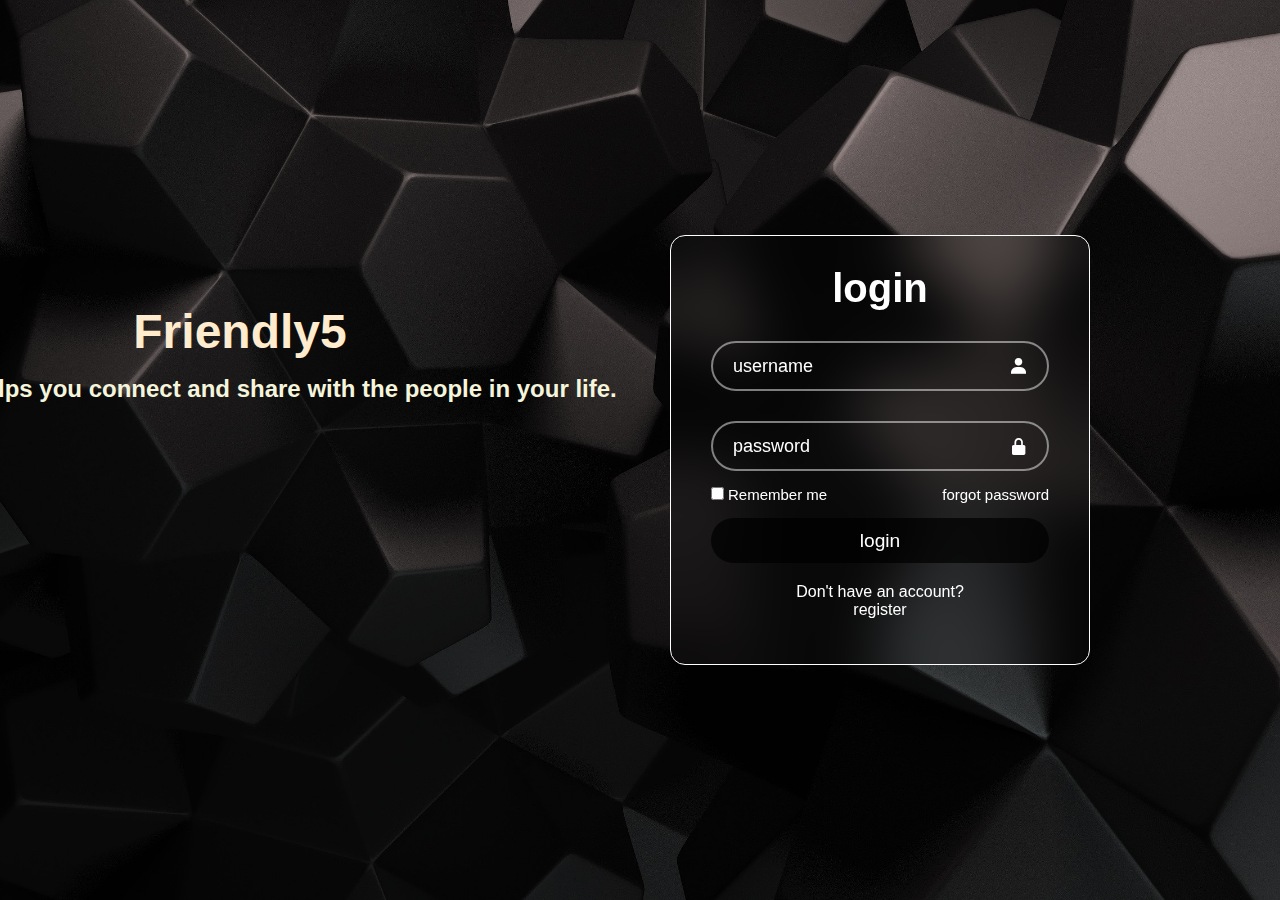
<file: Index.html>
<!DOCTYPE html>
<html lang="en">
<head>
    <meta charset="UTF-8">
    <meta name="viewport" content="width=device-width, initial-scale=1.0">
    <title>friendly5</title>
    <link href='https://unpkg.com/boxicons@2.1.4/css/boxicons.min.css' rel='stylesheet'>
     <link rel="stylesheet" href="Login.css">
 
     
</head>
<body>
<div class="all">
      <div class="text">
        <h1>Friendly5</h1>
        <h4>
         friendly5 helps you connect and share with the people in your life. </h4>
      </div> 
     

    <div class="danger">
        <form action="" id="loginform">
            <h1>login</h1>
            <div class="input-box">
                 <input type="text" placeholder="username" required id="username">
                 <i class='bx bxs-user'></i>
            </div>
            <div class="input-box">
                <input type="password" placeholder="password" required id="password">
                <i class='bx bxs-lock-alt'></i> 
           </div>
           <div class="remember-forgot">
           <label><input type="checkbox">Remember me</label>
           <a href="#">forgot password</a>
       </div>
     <button class="btn">login</button>
       <div class="register-link"> 
        <p>Don't have an account?</p><a
        href="reg.html">register</a>
       </div>
        </form>
    </div>
</div>
    <script src="Login.js"></script>
</body>
</html>
</file>
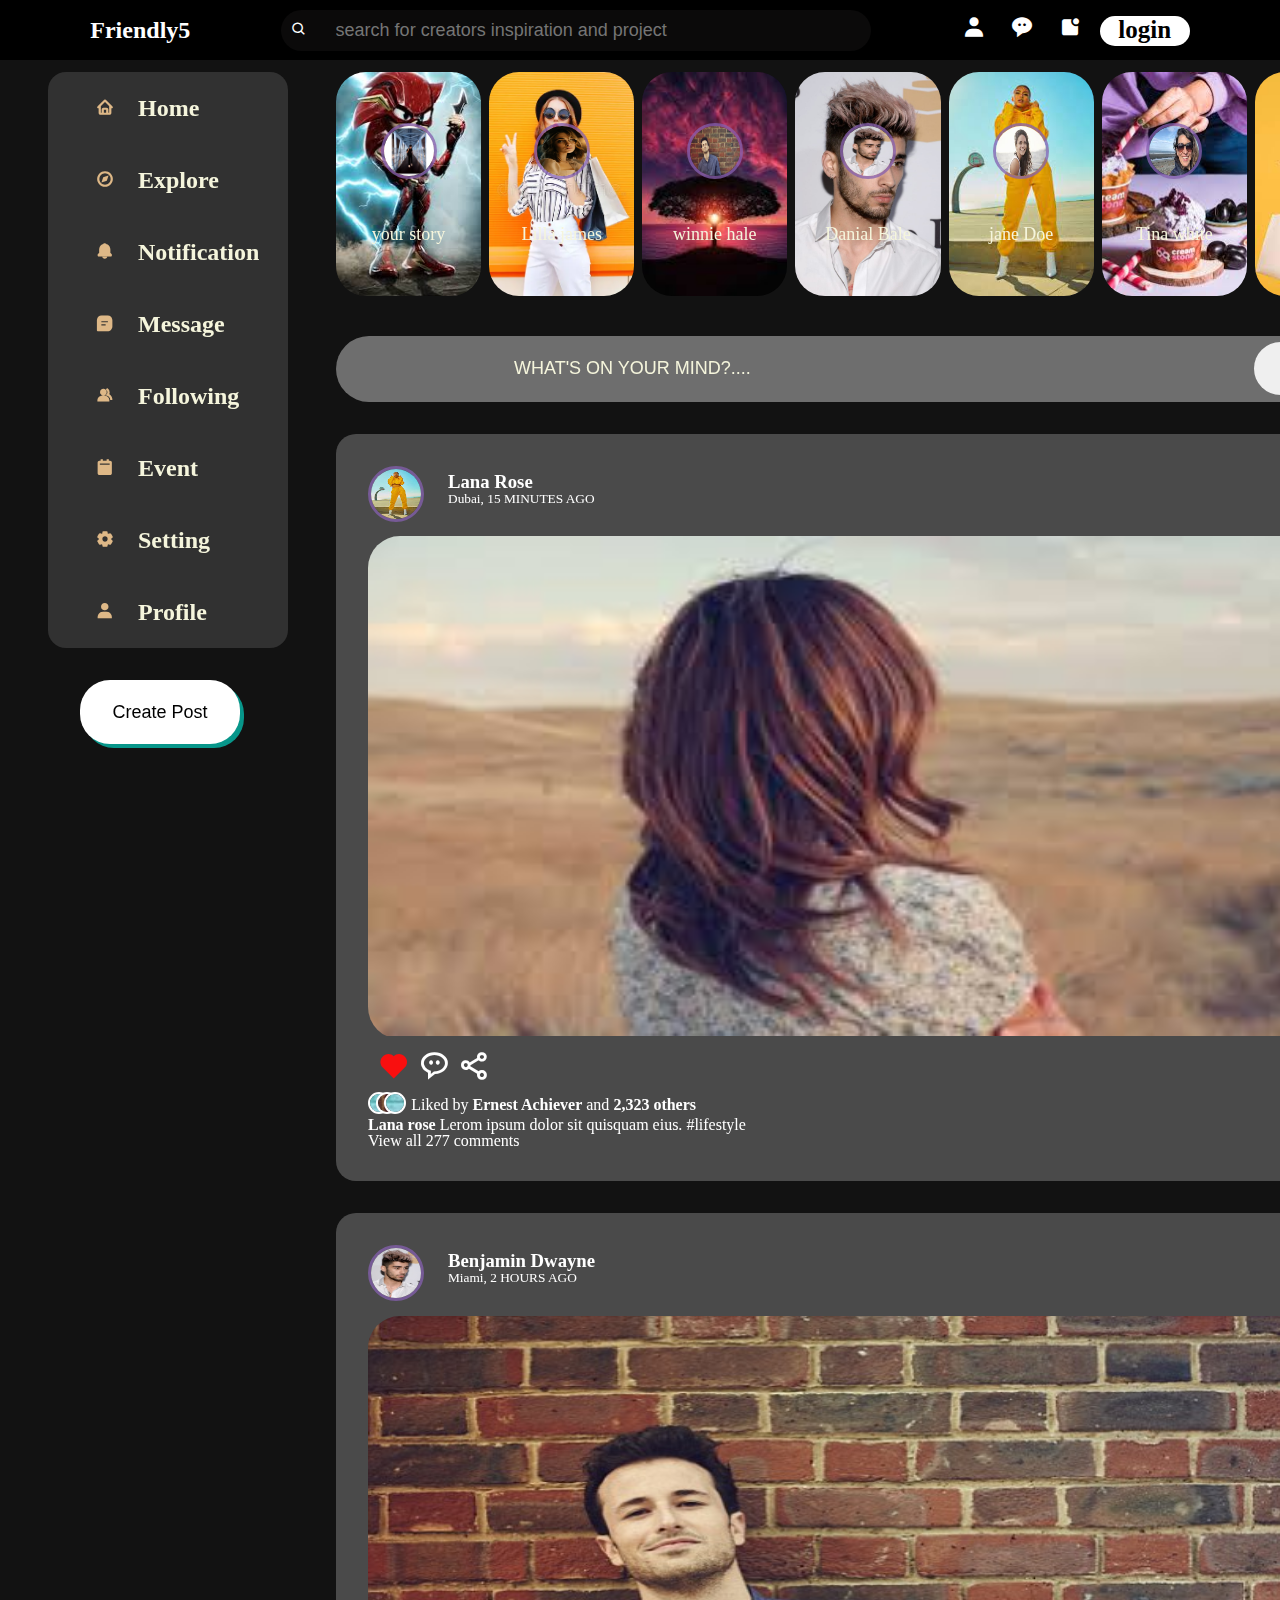
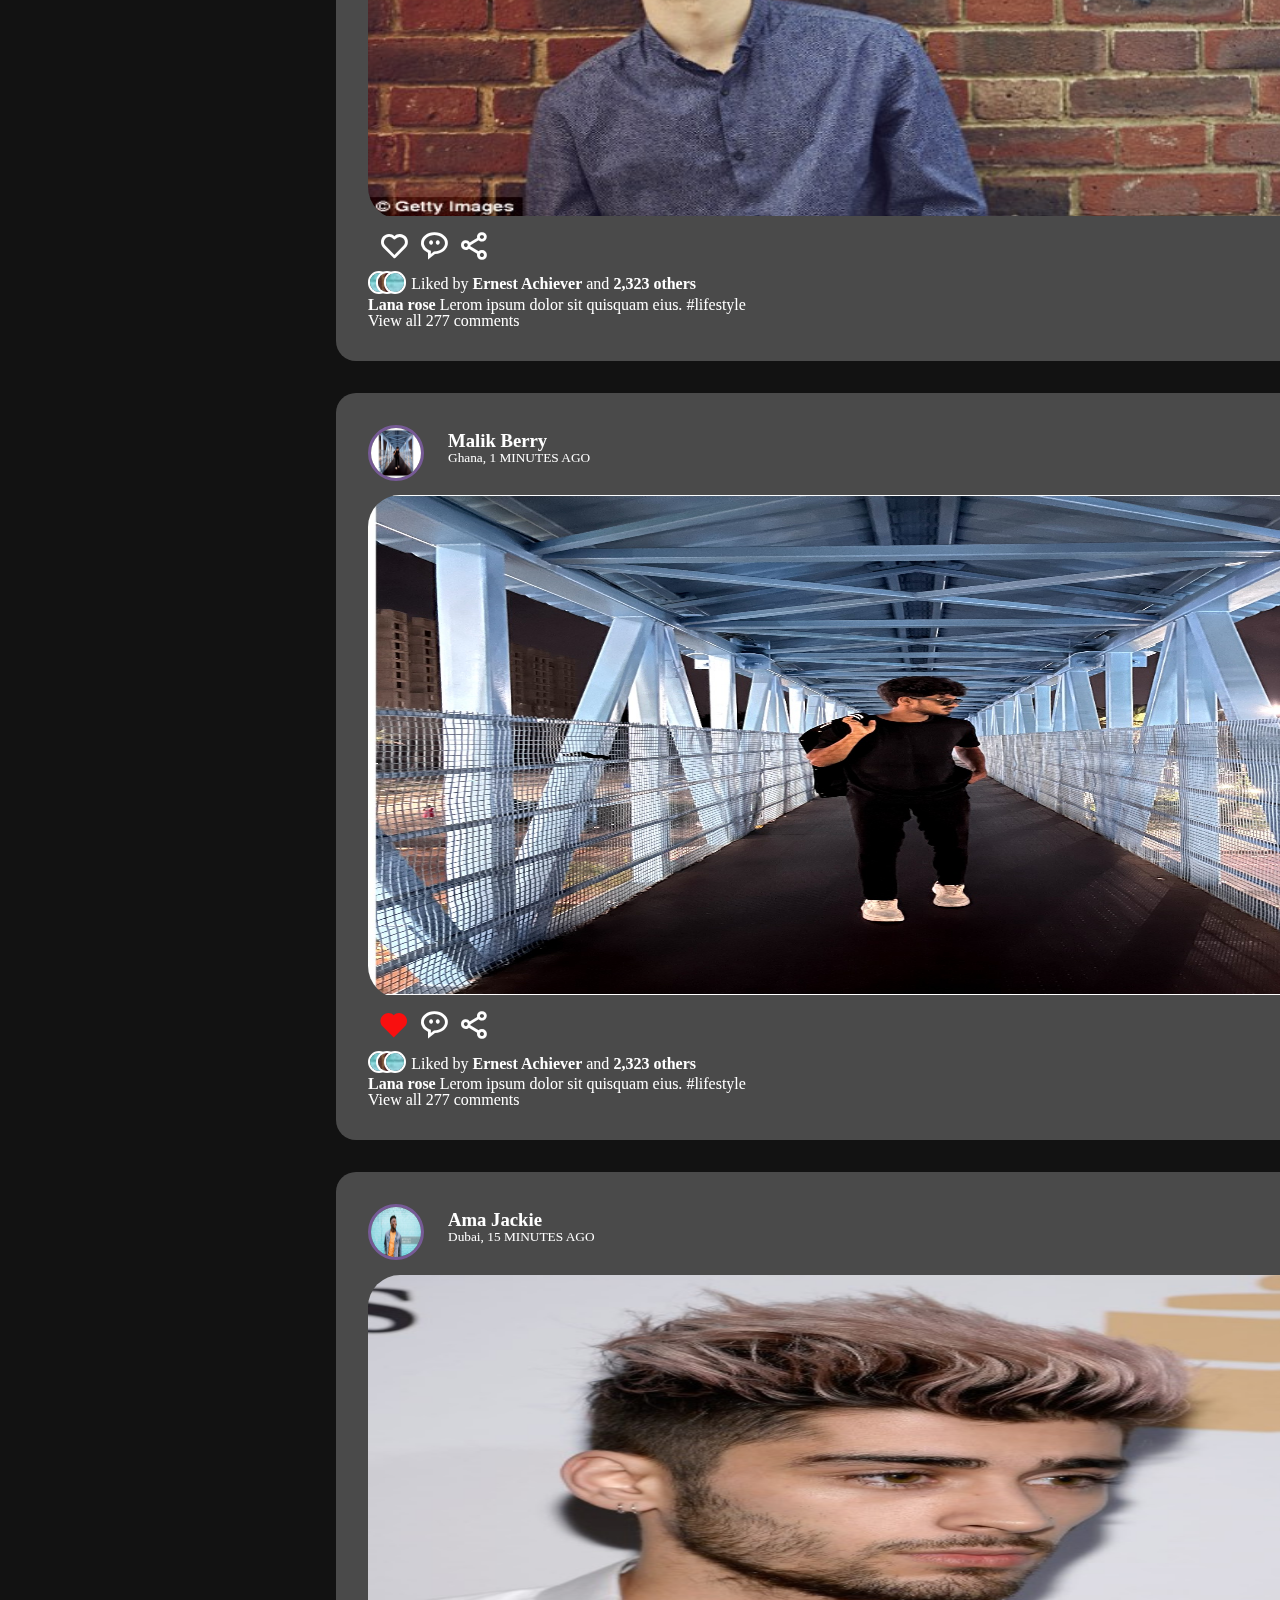
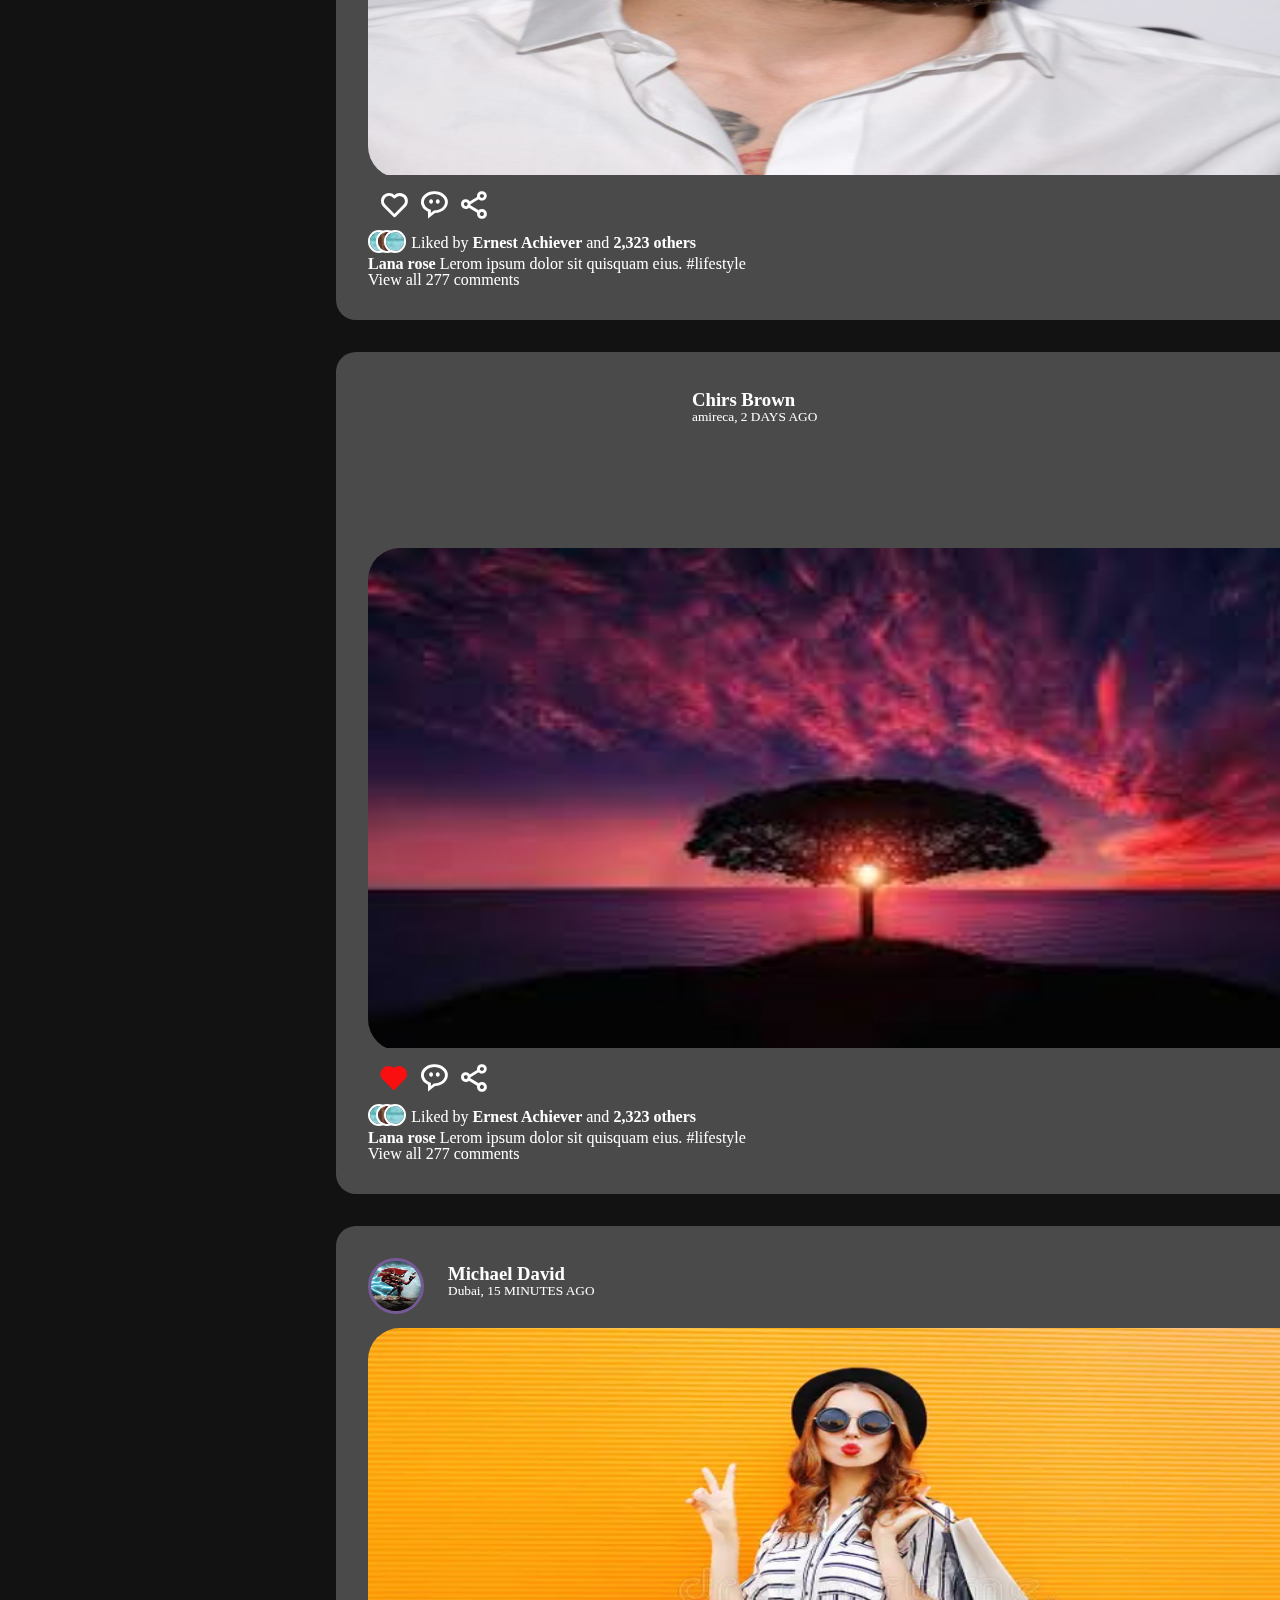
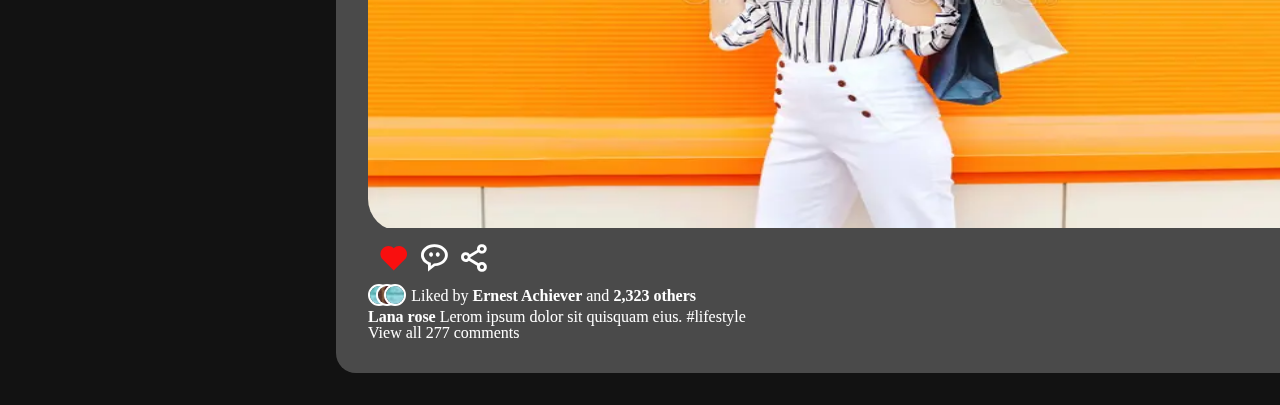
<file: Home.html>
<!DOCTYPE html>
<html lang="en">
<head>
    <meta charset="UTF-8">
    <meta name="viewport" content="width=device-width, initial-scale=1.0">
    <title>friendly5</title>
    <link href='https://unpkg.com/boxicons@2.1.4/css/boxicons.min.css' rel='stylesheet'>
    <link rel="stylesheet" href="Home.css">
</head>
<body> 
    <nav>
    <div class="container">
        <h2>Friendly5</h2>

    <div class="bar">
        <i class='bx bx-search'></i>
         <input type="search" placeholder="search for creators inspiration and project">
    </div>
    <div class="but">
        <i class='bx bxs-user'></i>&nbsp &nbsp
        <i class='bx bxs-message-rounded-dots'></i>&nbsp &nbsp
        <i class='bx bxs-notification'></i>&nbsp&nbsp
        <a href="Index.html" class="but-primary">login</a>
    </div>
    </div>
</nav>
<!-------------------------------------------------MAIN--------------------------------------------------- -->
<main>
    <div class="container1">
    <div class="sidebar">
        <a href="" class="menu-item"><span><i class='bx bx-home'></i></span> <h3>Home</h3></a>
        <a href="" class="menu-item"><span><i class='bx bx-compass'></i></span> <h3>Explore</h3></a>
        <a href="" class="menu-item"><span><i class='bx bxs-bell'></i></span> <h3>Notification</h3></a>
        <a href="mess.html" class="menu-item"><span><i class='bx bxs-message-square-detail'></i></span> <h3>Message</h3></a>
        <a href="" class="menu-item"><span><i class='bx bxs-group'></i></span> <h3>Following</h3></a>
        <a href="" class="menu-item"><span><i class='bx bxs-calendar-alt'></i></span> <h3>Event</h3></a>
        <a href="" class="menu-item"><span><i class='bx bxs-cog'></i></span> <h3>Setting</h3></a>
        <a href="" class="menu-item"><span><i class='bx bxs-user'></i></span> <h3>Profile</h3></a>
      <div class="create-post"> <button>Create Post</button></div>
    </div>
  
    <!---------------------------------------------story section-------------------------------------------------->
    <div class="middle">
<div class="stories">
    <div class="story">
        <div class="profile-photo">
            <img class="lo" src="assest/InShot_20230323_192407440.jpg" >
        </div>
        <p class="name">your story</p>
    </div>
    <div class="story">
        <div class="profile-photo">
            <img class="lo" src="assest/pexels-cottonbro-studio-4691231.jpg" >
        </div>
        <p class="">Lilla james</p>
    </div>
    <div class="story">
        <div class="profile-photo">
            <img class="lo" src="assest/36E80BDE00000578-3725482-image-a-74_1470405453388.jpg" >
        </div>
        <p class="name">winnie hale</p>
    </div>
    <div class="story">
        <div class="profile-photo">
            <img class="lo" src="assest/277629.jpg">
        </div>
        <p class="name">Danial Bale</p>
    </div>
    <div class="story">
        <div class="profile-photo">
            <img class="lo" src="assest/images (2).jpg" >
        </div>
        <p class="name">jane Doe</p>
    </div>
    <div class="story">
        <div class="profile-photo">
            <img class="lo" src="assest/images (1).jpg" >
        </div>
        <p class="name">Tina white</p>
    </div>
    <div class="story">
        <div class="profile-photo">
            <img class="lo" src="assest/images.jpg" >
        </div>
        <p class="name">Diana</p>
    </div>
</div>
     <form class="box">
        <input type="text" placeholder="WHAT'S ON YOUR MIND?....">
        <input type="submit" value="post">
     </form>
<!-----------------------------------------------------------feed-------------------------------------------------------------------------------->
     <div class="feeds">
        <div class="feed">
         <div class="head">
            <div class="user">
                <div class="profile-photo">
                    <img class="lo" src="assest/shop1.jpg"  >
                </div>
                 <div class="ingo">
                   <h3>Lana Rose</h3>
                   <small>Dubai, 15 MINUTES AGO</small>
                 </div>
             </div>
             <span class="edit">
                <i class='bx bx-dots-horizontal-rounded'></i>
               </span>
        </div>
            <div class="photo">
                <img src="assest/images.jpg" width="1000px" height="500px">
            </div>
           <div class="action-button">
            <div class="intseraction-buttons">
              <span><i class='bx bxs-heart' style='color:#f90f0f'  ></i></span>
              <span><i class='bx bx-message-rounded-dots' ></i></span>
              <span><i class='bx bx-share-alt' ></i></span>
            </div>
            <div class="book-mark">
               <span><i class='bx bx-bookmark' ></i></span>
            </div>
           </div>
           <div class="liked-by">
               <span><img src="assest/gettyimages-1310533180-612x612.jpg"></span>
               <span><img src="assest/36E80BDE00000578-3725482-image-a-74_1470405453388.jpg"></span>
               <span><img src="assest/gettyimages-1310533180-612x612.jpg" ></span>
            <p>Liked by<b> Ernest Achiever</b> and <b>2,323 others</b></p>
           </div>
           <div class="caption">
            <p><b>Lana rose</b> Lerom ipsum dolor sit quisquam eius. <span class="harsh">#lifestyle</span>
            </p>
           </div>
           <div class="text">View all 277 comments</div>
       </div>



         <div class="feed">
         <div class="head">
         <div class="user">
             <div class="profile-photo">
                 <img class="lo" src="assest/277629.jpg">
             </div>
              <div class="ingo">
                <h3>Benjamin Dwayne</h3>
                <small>Miami, 2 HOURS AGO</small>
              </div>
          </div>
          <span class="edit">
             <i class='bx bx-dots-horizontal-rounded'></i>
            </span>
         </div>
         <div class="photo">
             <img src="assest/36E80BDE00000578-3725482-image-a-74_1470405453388.jpg" width="1000px" height="500px">
         </div>
         <div class="action-button">
         <div class="intseraction-buttons">
           <span><i class='bx bx-heart' ></i></span>
           <span><i class='bx bx-message-rounded-dots' ></i></span>
           <span><i class='bx bx-share-alt' ></i></span>
         </div>
         <div class="book-mark">
            <span><i class='bx bx-bookmark' ></i></span>
         </div>
         </div>
         <div class="liked-by">
            <span><img src="assest/gettyimages-1310533180-612x612.jpg"></span>
            <span><img src="assest/36E80BDE00000578-3725482-image-a-74_1470405453388.jpg"></span>
            <span><img src="assest/gettyimages-1310533180-612x612.jpg" ></span>
         <p>Liked by<b> Ernest Achiever</b> and <b>2,323 others</b></p>
         </div>
         <div class="caption">
         <p><b>Lana rose</b> Lerom ipsum dolor sit quisquam eius. <span class="harsh">#lifestyle</span>
         </p>
         </div>
         <div class="text">View all 277 comments</div>
       </div>


         <div class="feed">
          <div class="head">
         <div class="user">
             <div class="profile-photo">
                 <img class="lo" src="assest/InShot_20230323_192407440.jpg"  >
             </div>
              <div class="ingo">
                <h3>Malik Berry</h3>
                <small>Ghana, 1 MINUTES AGO</small>
              </div>
          </div>
          <span class="edit">
             <i class='bx bx-dots-horizontal-rounded'></i>
            </span>
         </div>
         <div class="photo">
             <img src="assest/ssssss.jpg" width="1000px" height="500px">
         </div>
         <div class="action-button">
         <div class="intseraction-buttons">
           <span><i class='bx bxs-heart' style='color:#f90f0f'  ></i></span>
           <span><i class='bx bx-message-rounded-dots' ></i></span>
           <span><i class='bx bx-share-alt' ></i></span>
         </div>
         <div class="book-mark">
            <span><i class='bx bx-bookmark' ></i></span>
         </div>
          </div>
          <div class="liked-by">
            <span><img src="assest/gettyimages-1310533180-612x612.jpg"></span>
            <span><img src="assest/36E80BDE00000578-3725482-image-a-74_1470405453388.jpg"></span>
            <span><img src="assest/gettyimages-1310533180-612x612.jpg" ></span>
         <p>Liked by<b> Ernest Achiever</b> and <b>2,323 others</b></p>
          </div>
         <div class="caption">
         <p><b>Lana rose</b> Lerom ipsum dolor sit quisquam eius. <span class="harsh">#lifestyle</span>
         </p>
          </div>
           <div class="text">View all 277 comments</div>
        </div>


        <div class="feed">
            <div class="head">
               <div class="user">
                   <div class="profile-photo">
                       <img class="lo" src="assest/gettyimages-1310533180-612x612.jpg"  >
                   </div>
                    <div class="ingo">
                      <h3>Ama Jackie</h3>
                      <small>Dubai, 15 MINUTES AGO</small>
                    </div>
                </div>
                <span class="edit">
                   <i class='bx bx-dots-horizontal-rounded'></i>
                  </span>
           </div>
               <div class="photo">
                   <img src="assest/277629.jpg" width="1000px" height="500px">
               </div>
              <div class="action-button">
               <div class="intseraction-buttons">
                 <span><i class='bx bx-heart' ></i></span>
                 <span><i class='bx bx-message-rounded-dots' ></i></span>
                 <span><i class='bx bx-share-alt' ></i></span>
               </div>
               <div class="book-mark">
                  <span><i class='bx bx-bookmark' ></i></span>
               </div>
              </div>
              <div class="liked-by">
                  <span><img src="assest/gettyimages-1310533180-612x612.jpg"></span>
                  <span><img src="assest/36E80BDE00000578-3725482-image-a-74_1470405453388.jpg"></span>
                  <span><img src="assest/gettyimages-1310533180-612x612.jpg" ></span>
               <p>Liked by<b> Ernest Achiever</b> and <b>2,323 others</b></p>
              </div>
              <div class="caption">
               <p><b>Lana rose</b> Lerom ipsum dolor sit quisquam eius. <span class="harsh">#lifestyle</span>
               </p>
              </div>
              <div class="text">View all 277 comments</div>
           </div>
 
 
           <div class="feed">
                <div class="head">
                   <div class="user">
                       <div class="assest/profile-photo">
                           <!-- <img class="lo" src="shop2.jpg"> -->
                           <video src=""></video>
                       </div>
                        <div class="ingo">
                          <h3>Chirs Brown</h3>
                          <small>amireca, 2 DAYS AGO</small>
                        </div>
                    </div>
                    <span class="edit">
                       <i class='bx bx-dots-horizontal-rounded'></i>
                      </span>
               </div>
                   <div class="photo">
                       <img src="assest/shop5.jpg" width="1000px" height="500px">
                   </div>
                  <div class="action-button">
                   <div class="intseraction-buttons">
                     <span><i class='bx bxs-heart' style='color:#f90f0f'  ></i></span>
                     <span><i class='bx bx-message-rounded-dots' ></i></span>
                     <span><i class='bx bx-share-alt' ></i></span>
                   </div>
                   <div class="book-mark">
                      <span><i class='bx bx-bookmark' ></i></span>
                   </div>
                  </div>
                  <div class="liked-by">
                      <span><img src="assest/gettyimages-1310533180-612x612.jpg"></span>
                      <span><img src="assest/36E80BDE00000578-3725482-image-a-74_1470405453388.jpg"></span>
                      <span><img src="assest/gettyimages-1310533180-612x612.jpg" ></span>
                   <p>Liked by<b> Ernest Achiever</b> and <b>2,323 others</b></p>
                  </div>
                  <div class="caption">
                   <p><b>Lana rose</b> Lerom ipsum dolor sit quisquam eius. <span class="harsh">#lifestyle</span>
                   </p>
                  </div>
                  <div class="text">View all 277 comments</div>
          </div>
                
          
              <div class="feed">
                    <div class="head">
                       <div class="user">
                           <div class="profile-photo">
                               <img class="lo" src="assest/shop4.jpg"  >
                           </div>
                            <div class="ingo">
                              <h3>Michael David</h3>
                              <small>Dubai, 15 MINUTES AGO</small>
                            </div>
                        </div>
                        <span class="edit">
                           <i class='bx bx-dots-horizontal-rounded'></i>
                          </span>
                   </div>
                       <div class="photo">
                           <img src="assest/shop.webp" width="1000px" height="500px">
                       </div>
                      <div class="action-button">
                       <div class="intseraction-buttons">
                         <span><i class='bx bxs-heart' style='color:#f90f0f'  ></i></span>
                         <span><i class='bx bx-message-rounded-dots' ></i></span>
                         <span><i class='bx bx-share-alt' ></i></span>
                       </div>
                       <div class="book-mark">
                          <span><i class='bx bx-bookmark' ></i></span>
                       </div>
                      </div>
                      <div class="liked-by">
                          <span><img src="assest/gettyimages-1310533180-612x612.jpg"></span>
                          <span><img src="assest/36E80BDE00000578-3725482-image-a-74_1470405453388.jpg"></span>
                          <span><img src="assest/gettyimages-1310533180-612x612.jpg" ></span>
                       <p>Liked by<b> Ernest Achiever</b> and <b>2,323 others</b></p>
                      </div>
                      <div class="caption">
                       <p><b>Lana rose</b> Lerom ipsum dolor sit quisquam eius. <span class="harsh">#lifestyle</span>
                       </p>
                      </div>
                      <div class="text">View all 277 comments</div>
           
                    </div>
     </div>



     </div>
   </div>
</main>
</body>
</html>
</file>
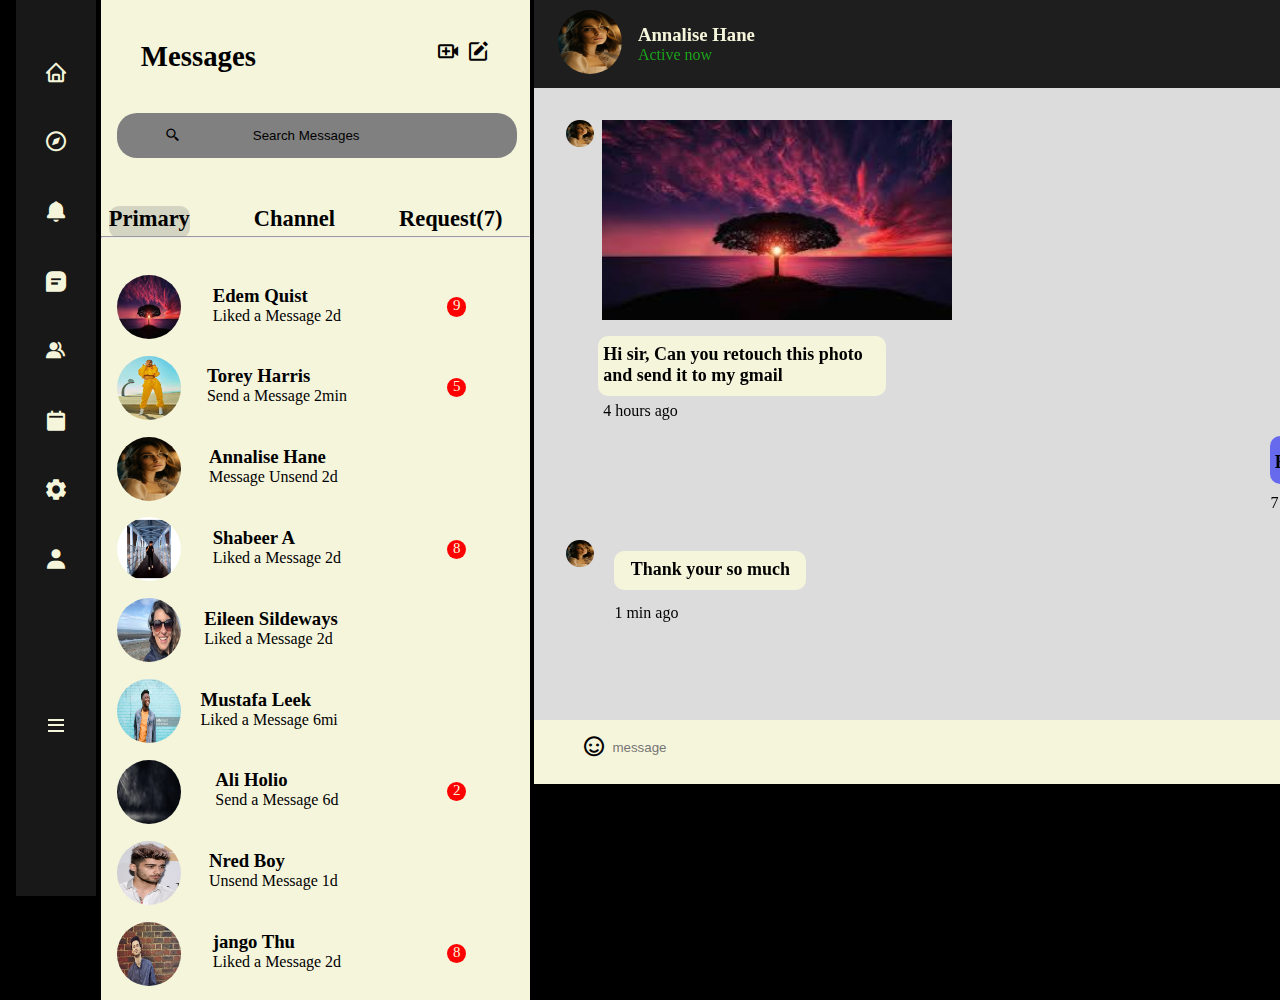
<file: mess.html>
<!DOCTYPE html>
<html lang="en">
<head>
    <meta charset="UTF-8">
    <meta name="viewport" content="width=device-width, initial-scale=1.0">
    <title>Friendly5</title>
    <link href='https://unpkg.com/boxicons@2.1.4/css/boxicons.min.css' rel='stylesheet'>
    <link rel="stylesheet" href="mess.css">
</head>
<body>
<div class="container">
      <div class="bar-icons">
     <a href="Home.html" class="menu"><span><i class='bx bx-home'></i></span></a>
     <a href="" class="menu"><span><i class='bx bx-compass'></i></span></a>
     <a href="" class="menu"><span><i class='bx bxs-bell'></i></span></a>
     <a href="" class="menu"><span><i class='bx bxs-message-square-detail'></i></span></a>
     <a href="" class="menu"><span><i class='bx bxs-group'></i></span></a>
     <a href="" class="menu"><span><i class='bx bxs-calendar-alt'></i></span></a>
     <a href="" class="menu"><span><i class='bx bxs-cog'></i></span></a>
     <a href="" class="menu"><span><i class='bx bxs-user'></i></span></a>
     <a href="" class="menu"><div class="bar-icon"><span><i class='bx bx-menu' ></i></span></div></a>
      </div>
<!-- -----------------------------------------------------middel messages-------------------------------------------------------------------- -->
 <div class="messages">
        <div class="header">
            <h2>Messages</h2>
           <div class="icon"> 
            <i class='bx bx-video-plus' ></i>
            <i class='bx bxs-edit' ></i>
            </div>
        </div>
        <!-- -=-----------------------------SEARCH BAR---------------------------------------------------- -->
        <div class="search-bar">
            <i class='bx bx-search-alt-2' ></i>
            <input type="search" placeholder="Search Messages">
        </div>
        <!-- ------------------------------------message category------------------------------------------ -->
        <div class="category">
            <h3 class="active">Primary</h3>
            <h3>Channel</h3>
            <h3>Request(7)</h3>
        </div>
        <hr>
         <!-- ------------------------------------profile------------------------------------------ -->
         <div class="message">
            <div class="photo">
                <img src="assest/shop5.jpg" >
            </div>
            <div class="text-body">
                <h3>Edem Quist</h3>
                <p>Liked a Message 2d</p>
            </div>
            <div class="small">9</div>
         </div>


         <div class="message">
            <div class="photo">
                <img src="assest/shop1.jpg" >
            </div>
            <div class="text-body">
                <h3>Torey Harris</h3>
                <p>Send a Message 2min</p>
            </div>
            <div class="small">5</div>
         </div>


         <div class="message">
            <div class="photo">
                <img src="assest/pexels-cottonbro-studio-4691231.jpg" >
            </div>
            <div class="text">
                <h3>Annalise Hane</h3>
                <p>Message Unsend 2d</p>
            </div>
            </div>

         <div class="message">
            <div class="photo">
                <img src="assest/InShot_20230323_192407440.jpg" >
            </div>
            <div class="text-body">
                <h3>Shabeer A</h3>
                <p>Liked a Message 2d</p>
            </div>
            <div class="small">8</div>
         </div>

         <div class="message">
            <div class="photo">
                <img src="assest/images (1).jpg" >
            </div>
            <div class="text">
                <h3>Eileen Sildeways</h3>
                <p>Liked a Message 2d</p>
            </div>
         </div>


         <div class="message">
            <div class="photo">
                <img src="assest/gettyimages-1310533180-612x612.jpg" >
            </div>
            <div class="text">
                <h3>Mustafa Leek</h3>
                <p>Liked a Message 6mi</p>
            </div>
         </div>


         <div class="message">
            <div class="photo">
                <img src="assest/img.jpg" >
            </div>
            <div class="text-body">
                <h3>Ali Holio</h3>
                <p>Send a Message 6d</p>
            </div>
            <div class="small">2</div>
         </div>

         <div class="message">
            <div class="photo">
                <img src="assest/277629.jpg" >
            </div>
            <div class="text">
                <h3>Nred Boy</h3>
                <p>Unsend Message 1d</p>
            </div>
         </div>

         <div class="message">
            <div class="photo">
                <img src="assest/36E80BDE00000578-3725482-image-a-74_1470405453388.jpg" >
            </div>
            <div class="text-body">
                <h3>jango Thu</h3>
                <p>Liked a Message 2d</p>
            </div>
            <div class="small">8</div>
         </div>
 
</div> 
<!-- -------------------------------------right bar----------------------------------------------------------------------------------------------- -->
<div class="right">
   <div class="heading">
      <div class="photo">
        <img src="assest/pexels-cottonbro-studio-4691231.jpg" >
      </div>
      <div class="rtg">
       <h3>Annalise Hane</h3>
       <p>Active now</p>
      </div>
      <div class="cons">
        <span><i class='bx bx-phone'></i></span>
        <span><i class='bx bx-video'></i></span>
        <span><i class='bx bx-error-circle'></i></span>
      </div>
   </div>
<!-- -------------------------------------------right over------------------------------------------------------------------------------------ -->
<div class="right-center">
 <div class="three">
    <div class="pic">
        <img src="assest/pexels-cottonbro-studio-4691231.jpg" >
    </div>
    <img src="assest/shop5.jpg" width="350px" height="200px">
  </div>
    <div class="two">
        <h4>Hi sir, Can you retouch this photo and send it to my gmail</h4>
        <p>4 hours ago</p>
    </div>

    <div class="left-text">
        <h4>Hey,Your Work is done.Please check</h4>
        <p>7 min ago</p>
    </div>
     
    <div class="right-text">
        <div class="dai">
            <img src="assest/pexels-cottonbro-studio-4691231.jpg" >
        </div>
        <div class="mi">
            <h4>Thank your so much</h4>
            <p>1 min ago</p>
        </div>
    </div>

</div>
<!-- -----------------------------center over-------------------------------------------------------------------------- -->

<div class="all">
    <div class="end">
    <span><i class='bx bx-smile' ></i></span>
    <input type="text" placeholder="message">
</div>
<div class="over"> 
    <span><i class='bx bx-microphone'></i></span> 
    <span><i class='bx bx-photo-album' ></i></span>
    <span><i class='bx bx-heart' ></i></span>
</div>
    
</div>
<button>Send</button>






























</div>


















































</div>
</body>
</html>
</file>
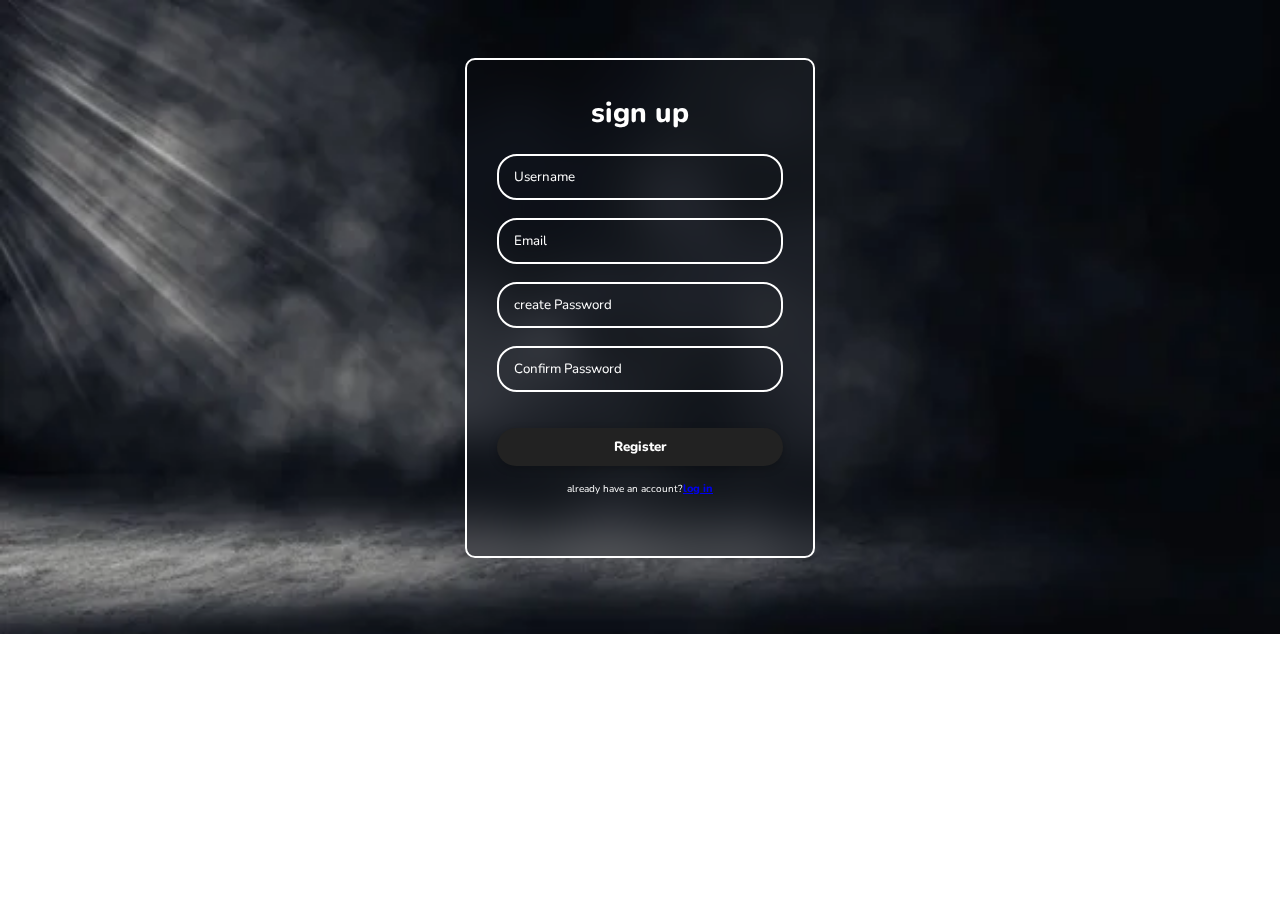
<file: reg.html>
<!DOCTYPE html>
<html lang="en">
<head>
  <meta charset="UTF-8">
  <meta name="viewport" content="width=device-width, initial-scale=1.0">
  <title>Document</title>
  <link rel="stylesheet" href="reg.css">
</head>
<body>
  <center><div class="form-container">
    <p class="title">sign up</p>
    <form class="form" id="registerform">
      <input type="text" class="input" id="username" placeholder="Username" required>
      <input type="email" class="input" id="email" placeholder="Email" required>
      <input type="password" class="input" id="password" placeholder="create Password" required>
      <input type="password" class="input" id="confirmpassword" placeholder="Confirm Password" required>
      <p class="notmatch" style="color: red;"></p>
      <button class="form-btn" type="submit">Register</button>
    </form>
    <p class="sign-up-label">
      already have an account?<a href="Index.html"><span class="sign-up-link">log in</span></a>
    </p>
  </div>
</center>

<script src="reg.js"></script>
</body>
</html>
</file>
<file: Login.css>
*{
margin: 0;
padding: 0;
box-sizing: border-box;
font-family:'Franklin Gothic Medium', 'Arial Narrow', Arial, sans-serif;

}
body{
    background:url(assest/1163862-all-black-wallpaper-2560x1600-for-htc.jpg) no-repeat;
    background-size: cover;
    background-position: center;
}
.all{
    display: flex;
    justify-content: center;
    align-items: center;
    min-height: 100vh;
    margin-left: 30rem;
    

}
.all .text{
    position: absolute;
    margin-left: -80rem;
    top: 20rem;
    font-size: x-large;
    color: beige;
}
.text h1{
    position: relative;
    top: -1rem;
    text-align: center;
    color: blanchedalmond;
}
.text h3{
    position: relative;
    margin-left: 2rem;
    
}
.danger{
    width: 420px;
    background-color:transparent;
    border: 1px solid #fff;
    backdrop-filter: blur(30px);
    color: #fff;
    border-radius: 15px;
    padding: 30px 40px;
}
.danger h1{
    font-size: 40px;
    text-align: center;
}
.danger .input-box{
    position: relative;
    width: 100%;
    height: 50px;
    margin: 30px 0;
}
.input-box input{
    width: 100%;
    height: 100%;
    border: none;
    outline: none;
    background: transparent;
    border: 2px solid rgba(255, 255, 255, 0.477);
    border-radius: 40px;
    font-size: 18px;
    color: #fff;
    padding: 20px 45px 20px 20px;
}
.input-box input::placeholder{
    color: #fff;
} 
.input-box i{
    position: absolute;
    right: 20px;
    top:50%;
    transform: translateY(-50%);
    font-size: 20px;
}
.danger .remember-forgot{
    display: flex;
    justify-content: space-between;
    font-size: 15px;
    margin: -15px 0 15px;
    color: #fff ;
}
.remember-forgot label input{
    margin-right: 4px;
}
.remember-forgot a{
    text-decoration: none;
    color: #fff;
}
.remember-forgot a:hover{
    text-decoration: underline;
}
.danger .btn{
    width: 100%;
    height: 45px;
    background-color:rgba(0, 0, 0, 0.71);
    border: none;
    outline: none;
    border-radius: 40px;
    cursor: pointer;
   font-size:larger;
    color: #fff;
}
.btn:hover{
    background-color: rgb(235, 4, 4);
}
.danger .btn a{
    text-decoration: none;
    color: blanchedalmond;
}
.danger .register-link{
    text-align: center;
    font-size: 16px;
    margin: 20px 0 15px;
    color: #fff;
}
.register-link a{
    text-decoration: none;
    color: #fff;
    font-weight: 500;
}
.register-link a:hover{
    text-decoration: underline;
}
</file>
<file: Home.css>
*{
    margin: 0;
    padding: 0;
    box-sizing: border-box;
}
body{
    background-color:rgba(0, 0, 0, 0.928);
    color:white;
    
}
nav{
    width: 100%;
   height: 60px;
    background-color:black;
    position: fixed;
    top: 0px;
    
}
nav .container{
   display: flex;
   align-items: center;
   justify-content: space-evenly;
   margin-top: 10px;
 
   
}
.container .bar{
    background-color: rgba(33, 31, 31, 0.334);
    border-radius: 25px;
    padding: 10px;
}
.bar input{
    outline: none;
    border: none;
    width: 75rex;
    background: transparent;
    font-size: 18px;
   
    padding-left: 25px;
    color: aliceblue;
}
/* nav .bar input::placeholder{
  padding-left: 25px;
} */

.but-primary{
    background-color: white;
    color: black;
    font-size: 25px;
    font-weight: 900;
    display: inline-block;
    width: 90px;
    height: 30px;
    text-decoration: none;
    border-radius: 20px;
    text-align: center;
}
.but-primary:hover{
   background-color:rgba(16, 222, 204, 0.824);
   color:white ;
}
.but{
    font-size: x-large;
}
/* <!--------------------------------------------sidebar----------------------------------------------------> */
main{
    position: relative;
    top: 4.5rem;
}
main .container1{
    display: grid;
    grid-template-columns: 25vh auto 30vh;
    column-gap: 6rem;
    position: relative;
    margin-left: 3rem;
   
}
main  .sidebar{
    position:fixed;
    display: inline-block;
    height:36.0rem;
   
}
 .sidebar{
    background-color:rgba(128, 128, 128, 0.28);
    border-radius: 18px;
    width: 15rem;
   
    
}
.sidebar .menu-item{
    display: flex;
    align-items: center;
    text-decoration: none;
    position: relative;
    height:4.5rem;
    cursor: pointer;
    transition: all 300ms ease;
}

 .sidebar .menu-item:hover{
    background-color:black;
    border-radius: 15px;
    
}
 .sidebar i{
    font-size: large;
    font-weight: bolder;
    margin-left: 3rem;
    color:burlywood;
    position: relative;
}
 .sidebar h3{
    margin-left: 1.5rem;
    color:beige;
    font-weight: 900;
    font-size: x-large
}
.sidebar .create-post{
    color: white;
    align-items: center;
    margin: 2rem;
    
    
}
.create-post button{
    
font-size:large;
background-color: white;
font-weight: 500;
width: 10rem;
height: 4rem;
border-radius: 30px;
border: none;
outline: none;
box-shadow: 4px 4px 0 rgba(0, 255, 234, 0.562);
transition:transform 0.2s box-shadow 0.2s;

}
.create-post button:hover{
   background-color:aqua;
    color:black;
}
/* .create-post button:active{
    box-shadow: 0 0 0 rgba(0, 255, 234, 0.562) ;
    transform: translateX(4px) translateY(4px);
} */


 /* ----------------------------------------story section-------------------------------------------------------- */

 .profile-photo .lo {
    width: 3.5rem;
    height: 3.5rem;
    border-radius: 50%;
    border: 3px solid rgba(133, 96, 175, 0.753);
    top: 2rem;
 }
 .middle{
    display:inline-table;
    position: relative;
    margin-left: 18rem;
 }
 
 .middle .stories{
    display: flex;
    justify-content: space-between;
    height: 14rem;
   gap: 0.5rem;
  
 }
 
 .middle .stories .story{
   padding: 10px;
   border-radius: 30px;
   display: flex;
   flex-direction: column;
   justify-content: space-evenly;
   align-items: center;
   color:beige;
   font-size: large;
   width: 100%;
   position: relative;
   overflow: hidden;
 }

 .middle .stories .story:nth-child(1){
    background:url(assest/shop4.jpg)
     no-repeat center center/cover;
 }
 .middle .stories .story:nth-child(2){
    background:url(assest/shop.webp)
     no-repeat center center/cover;
 }
 .middle .stories .story:nth-child(3){
    background:url(assest/shop5.jpg)
     no-repeat center center/cover;
 }
 .middle .stories .story:nth-child(4){
    background:url(assest/277629.jpg)
     no-repeat center center/cover;
 }
 .middle .stories .story:nth-child(5){
    background:url(assest/shop1.jpg)
     no-repeat center center/cover;
 }
 .middle .stories .story:nth-child(6){
    background:url(assest/shop6.jpg)
     no-repeat center center/cover;
 }
 .middle .stories .story:nth-child(7){
    background:url(assest/shop2.jpg)
     no-repeat center center/cover;
 }
 .middle .stories .story:hover{
   transition: 1s;
 }
 /* <--------------------------------------------------form--------------------------------------------------------------------------------------> */
 .middle .box{
    text-align: center;
    width: 100%;
    display: block;
    margin-top: 2.5rem;
    background-color: rgba(128, 128, 128, 0.842);
    padding: 0.4rem;
    border-radius: 20rem;
    
 }
 .middle .box input[type="text"] {
    width: 35rem;
    outline: none;
    border: none;
    color: rgba(245, 245, 220, 0.719);
    background: transparent;
    padding-left: 8rem;
    font-size: large;
    font-weight: 400;

   
 }
 .box input::placeholder{
    color: beige;
    
 }
 .middle .box input[type="submit"]{
    width: 6rem;
    outline: none;
    border: none;
    padding: 1rem;
    border-radius: 10rem;
    margin-left: 19rem;
    font-size: large;
    font-weight: 500;
}
.box input[type="submit"]:hover{
    background-color:rgba(0, 255, 234, 0.562);
    color:white;
     
}
/* <-----------------------------------------feeds-----------------------------------------------------------------------------------> */
.middle .feeds .feed {
    background-color: rgba(255, 255, 255, 0.239);
    border-radius: 20px;
    padding: 2rem;
    margin: 2rem 0;
    line-height: 1rem;
     font-size: 1rem;

}
.middle .feed .head{
    display: flex;
    justify-content: space-between;
}

 .middle .feed .user{
    display: flex;
    gap: 1rem;
    
 }
 .head .edit i{
    font-size:2rem;
 }
 .head .user .ingo{
    margin: 0.5rem;
 }
 .middle .feed .photo{
    border-radius: 2rem;
    overflow: hidden;
    margin: 0.7rem 0;
 }
 .middle .feed .action-button{
    display: flex;
    justify-content: space-between;
    font-size: 2rem;
    margin: 0.6rem;
 }
 .middle .liked-by{
    display: flex;
 }
 .middle .liked-by span{
    width: 1.4rem;
    height: 1.4rem;
    display: block;
    border-radius: 50%;
    overflow: hidden; 
    border: 2px solid white;
    margin-left: -0.9rem;

 }
 .middle .liked-by span:first-child{
    margin: 0;
 }
 .middle .liked-by p{
    margin: 0.3rem;
 }
</file>
<file: mess.css>
*{
    margin: 0;
    padding: 0;
    box-sizing: border-box;

}
body{
    background-color:black;
}
.container{
    display: grid;
    grid-template-columns: 20vh 25vh auto;
    margin-left: 1rem;
    position: relative;
    column-gap: 5rem;
}
.container .bar-icons{
    position:fixed;
    height: 6rem;
    font-size: x-large;
    font-weight: 800;
    height:56rem;
    
}
.bar-icons{
    background-color: rgb(23, 24, 23);
    width: 5rem; 
        
}
.bar-icons .menu{
    display: flex;
    justify-content: space-evenly;
    padding: 1.3rem;
    color: rgb(245, 245, 220);
    position: relative;
    top: 2.5rem;
    
}
.bar-icons .bar-icon{
    margin: 6rem;
    font-size: x-large;
    position: fixed;



}
.bar-icons .menu:hover{
   color: aqua;
}
/* -----------------------------------------messages---------------------------------------------------------------------------------- */

.messages{
  background-color: beige;
  width: 429px;
  height: 1000px;
  padding:2rem;
  margin-left: 5.3rem;
  position: relative;
  top: 0;
  
}
.messages .header{
    display:flex;
    justify-content: space-between;
    padding: 0.5rem;
    font-size:larger;
    font-weight: 600;
}
.messages .header .icon{
    font-size: x-large;
    font-weight: 800;
}
/* -------------------------------------search bar--------------------------------------------------- */
.messages .search-bar{
    display: flex;
    justify-content: center;
    align-items: center;
    margin: 2rem;
    background-color: gray;
    width: 25rem;
    margin-left: -1rem;
    height: 2.8rem;
    border-radius: 20px;
    
}
.search-bar input {
    background: transparent;
    border: none;
    outline: none;
    width:18rem;
   
    
}
.search-bar input::placeholder{
    color: black;
   padding-left: 4.5rem;
}  
/* -------------------------------------------category------------------------------------------------------------------------ */
.messages .category {
    display: flex;
    justify-content: space-between;
    gap: 4rem;
    margin: 0.8rem;
    position: relative;
    top: 1rem;
    font-size: larger;
    margin-left: -1.5rem;
     
   
}
.category h3{
   height: 2rem;
   
    
}
.category h3:hover{
    background-color: rgba(128, 128, 128, 0.288);
    border-radius: 10px;
    width: 9rem;
}
.category .active{
    background-color: rgba(128, 128, 128, 0.288);
    border-radius:10px;
    
} 
.messages hr{
    margin-left: -2rem;
    width: 26.8rem;
    position: relative;
    top: 0.1rem;
}
/* -------------------------------------profile------------------------------------------------------------------------------ */
.photo img{
    width: 4rem;
    height: 4rem;
    border-radius: 50%;
}
.message{
    display: flex;
    justify-content: space-between;
    position: relative;
    top: 1rem;
    margin: 2rem
    
}
.message .photo{
    margin: -0.6rem;
    margin-left: -3rem;
}
.message .text-body{
    margin-left: -4rem;
}
 .small{
   background-color: red;
   height: 1.2rem;
   width: 1.2rem;
   border-radius: 80px;
   font-size: 15px; 
   position: relative;
   top: 0.8rem;
   color: beige;
   padding-left: 0.4rem;
   
   
}
 .message .text{
    margin-right: 8rem;
    position: relative;
}
.message:hover{
   background-color: rgba(128, 128, 128, 0.589);
   border-radius: 14px;
   width: 19rem;
}
/* -------------------------------------messages end---------------------------------------------------------------------------- */
.right{
    margin-left: 32.4rem;
    background-color:rgba(255, 255, 255, 0.863);
    width: 65rem;
    height: 49rem;
    position: fixed;

    
}
.right .heading{
    display: flex;
    justify-content: space-between;
    position: sticky;
    top: 0;
    background-color: rgba(0, 0, 0, 0.863);
    color: beige;
    align-items: center;
    height: 5.5rem;

}
.heading .photo img{
    margin-left: 1.5rem;
}
.heading .rtg{
    margin-left: -43rem;
}
.heading .cons{
    font-size: x-large;
    word-spacing: 1rem;
}
.heading .rtg p{
    color: rgba(28, 172, 28, 0.932);
}
/* -------------------------------------center---------------------------------------------------------------------------------- */
.right-center{
    margin: 2rem;
    position: fixed;
}
.right-center .pic img{
    width: 1.7rem;
    height: 1.7rem;
    border-radius: 40px;
}
.right-center .three{
    display:flex;
    gap: 0.5rem;
   
}
.right-center .two{
    position: relative;
    top: 1rem;
    margin-left: 2rem;
    background-color: beige;
    width: 18rem;
    padding-left: 0.3rem;
    border-radius: 10px;
}
.right-center .two h4{
    position: relative;
    top: 0.5rem;
    font-size: large;
}
.right-center .two p{
    position: relative;
    top: 1.5rem;
}

.right-center .left-text{
    margin-left: 44rem;
    background-color:rgba(0, 4, 255, 0.527);
    border-radius: 10px;
    width: 18rem;
    height: 3rem;
    position: relative;
    top: 3.5rem;
}
 .left-text p{
    position: relative;
    top: 2.3rem;
 }
 .left-text h4{
    position: relative;
    top: 1rem;
    text-align: center;
    font-size: large;
 }

 .right-text .dai img{
    width: 1.7rem;
    height: 1.7rem;
    border-radius: 40px;
    position: relative;
    top: 7rem;
 }
 .right-text .dai{
    display: flex;

 }
 .right-text .mi{
    position: relative;
    top: 6rem;
    margin-left: 3rem;
    background-color: beige;
    width: 12rem;
    border-radius: 10px;
   
 }
 .mi p{
    position: relative;
    top: 2rem;
 }
 .mi h4{
    position: relative;
    text-align: center;
    font-size: large;
    top: 0.5rem;
 }
 /* -----------------------------center over------------------------------------------------------------------------------- */
 .all{
    position: fixed;
    top: 45rem;
    display: flex;
    justify-content: space-between;
    background-color:beige ;
    width: 65rem;
    height: 4rem;
    align-items: center; 
 }
 .end{
  margin-left: 3rem;
  font-size: x-large;
 }
 .all .over{
    font-size: x-large;
    gap: 10px;
    margin-right:8rem;
 }
 .end input{
    width: 44rem;
    outline: none;
    border: none;
    position: relative;
    top: -0.3rem;
    height: 2rem;
    background: transparent;
    
 }
 button{
    position: relative;
    top: 40.4rem;
    margin-left: 58rem; 
    background-color: aquamarine;
    width: 5rem;
    height: 2rem;
    outline: none;
    border: none;
    border-radius: 20px;
 }
 button:hover{
    background-color:rgba(127, 255, 212, 0.473) ;
 }
</file>
<file: reg.css>
@import url('https://fonts.googleapis.com/css2?family=Nunito:wght@200;600;700&display=swap');

body{
    background:url(./assest/img.jpg) no-repeat;
    background-size: cover;
}

*{
  box-sizing: border-box;
  padding: 0%;
  margin: 0;
  font-family: 'Nunito', sans-serif;
}



.form-container {
    width: 350px;
    height: 500px;
    background-color:transparent;
    backdrop-filter: blur(20px);
    box-shadow:white;
    border-radius: 10px;
    box-sizing: border-box;
    padding: 20px 30px;
    margin-top: 4.5%;
    border: 2px solid white;
  }
  
  .title {
    padding-top: 30px;
    text-align: center;
    color: white;
    margin: 10px 0 30px 0;
    font-size: 28px;
    font-weight: 800;
    margin-top: -1rem;
  }
  
  .form {
    width: 100%;
    display: flex;
    flex-direction: column;
    gap: 18px;
    margin-bottom: 15px;
    margin-top: -0.5rem;
  }
  
  .input {
    border-radius: 20px;
    border: 2px solid white;
    outline: 0;
    box-sizing: border-box;
    padding: 12px 15px;
    background:transparent;
    color: white;

  }
 .input::placeholder{
  color: white;
 }
  
  
  .page-link {
    text-decoration: underline;
    margin: 0;
    text-align: end;
    color: #fff;
    text-decoration-color: #fff;
  }
  
  .page-link-label {
    cursor: pointer;
    font-size: 9px;
    font-weight: 700;
  }
  
  .page-link :hover {
    color: #c0c0c0;
  }
  
  .form-btn {
    padding: 10px 15px;
    border-radius: 20px;
    border: 0 !important;
    outline: 0 !important;
    background: #222;
    color: white;
    cursor: pointer;
    box-shadow: rgba(0, 0, 0, 0.24) 0px 3px 8px;
    font-weight: 800;
    
  }

  .form-btn:hover{
    color: #fff;
    background: var(--main-color);
    transition: all 0.5s ease-in-out;
    transform: scale(1.03);
  }
  
  .form-btn:active {
    box-shadow: none;
  }
  
  .sign-up-label {
    margin: 0;
    font-size: 10px;
    color: #fff;
  }
  
  .sign-up-link {
    margin-left: 1px;
    font-size: 11px;
    text-decoration: underline;
    text-decoration-color: var(--main-color);
    color: var(--main-color);
    cursor: pointer;
    font-weight: 800;
    
  }
</file>
